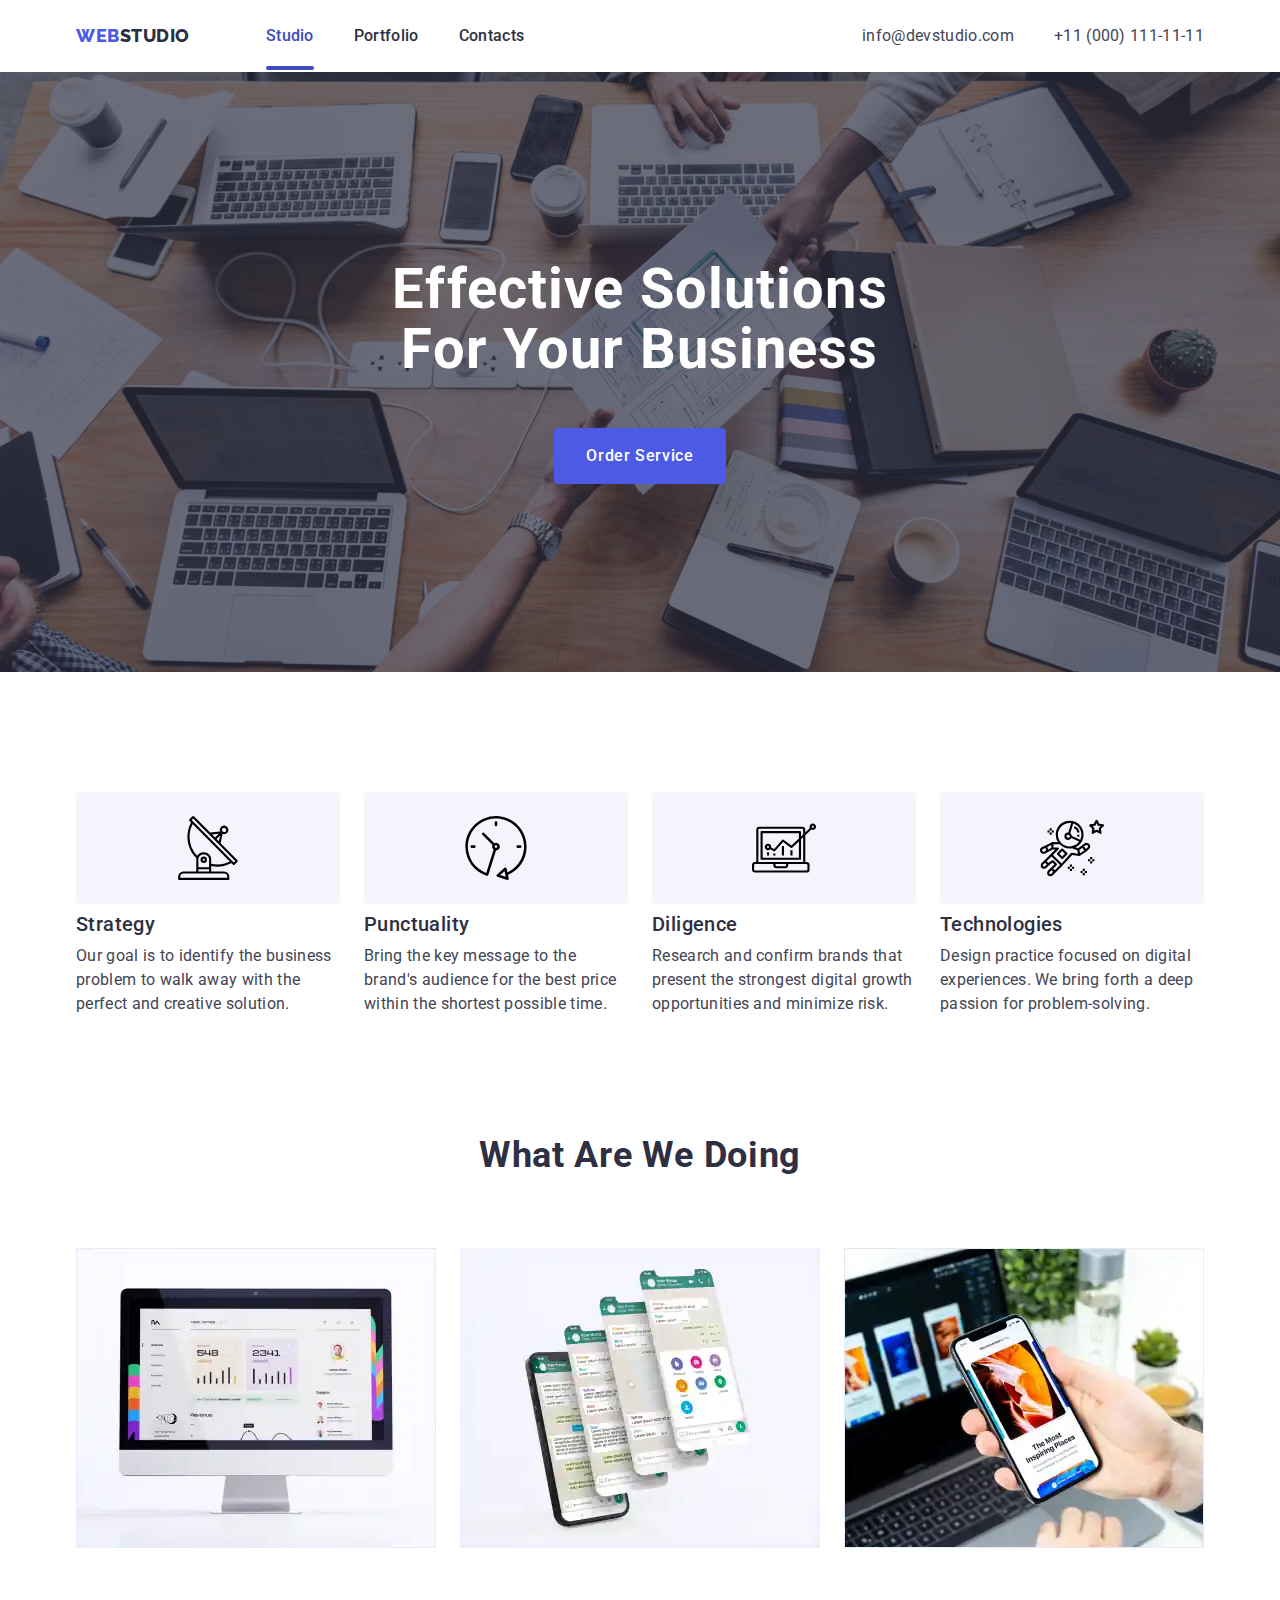
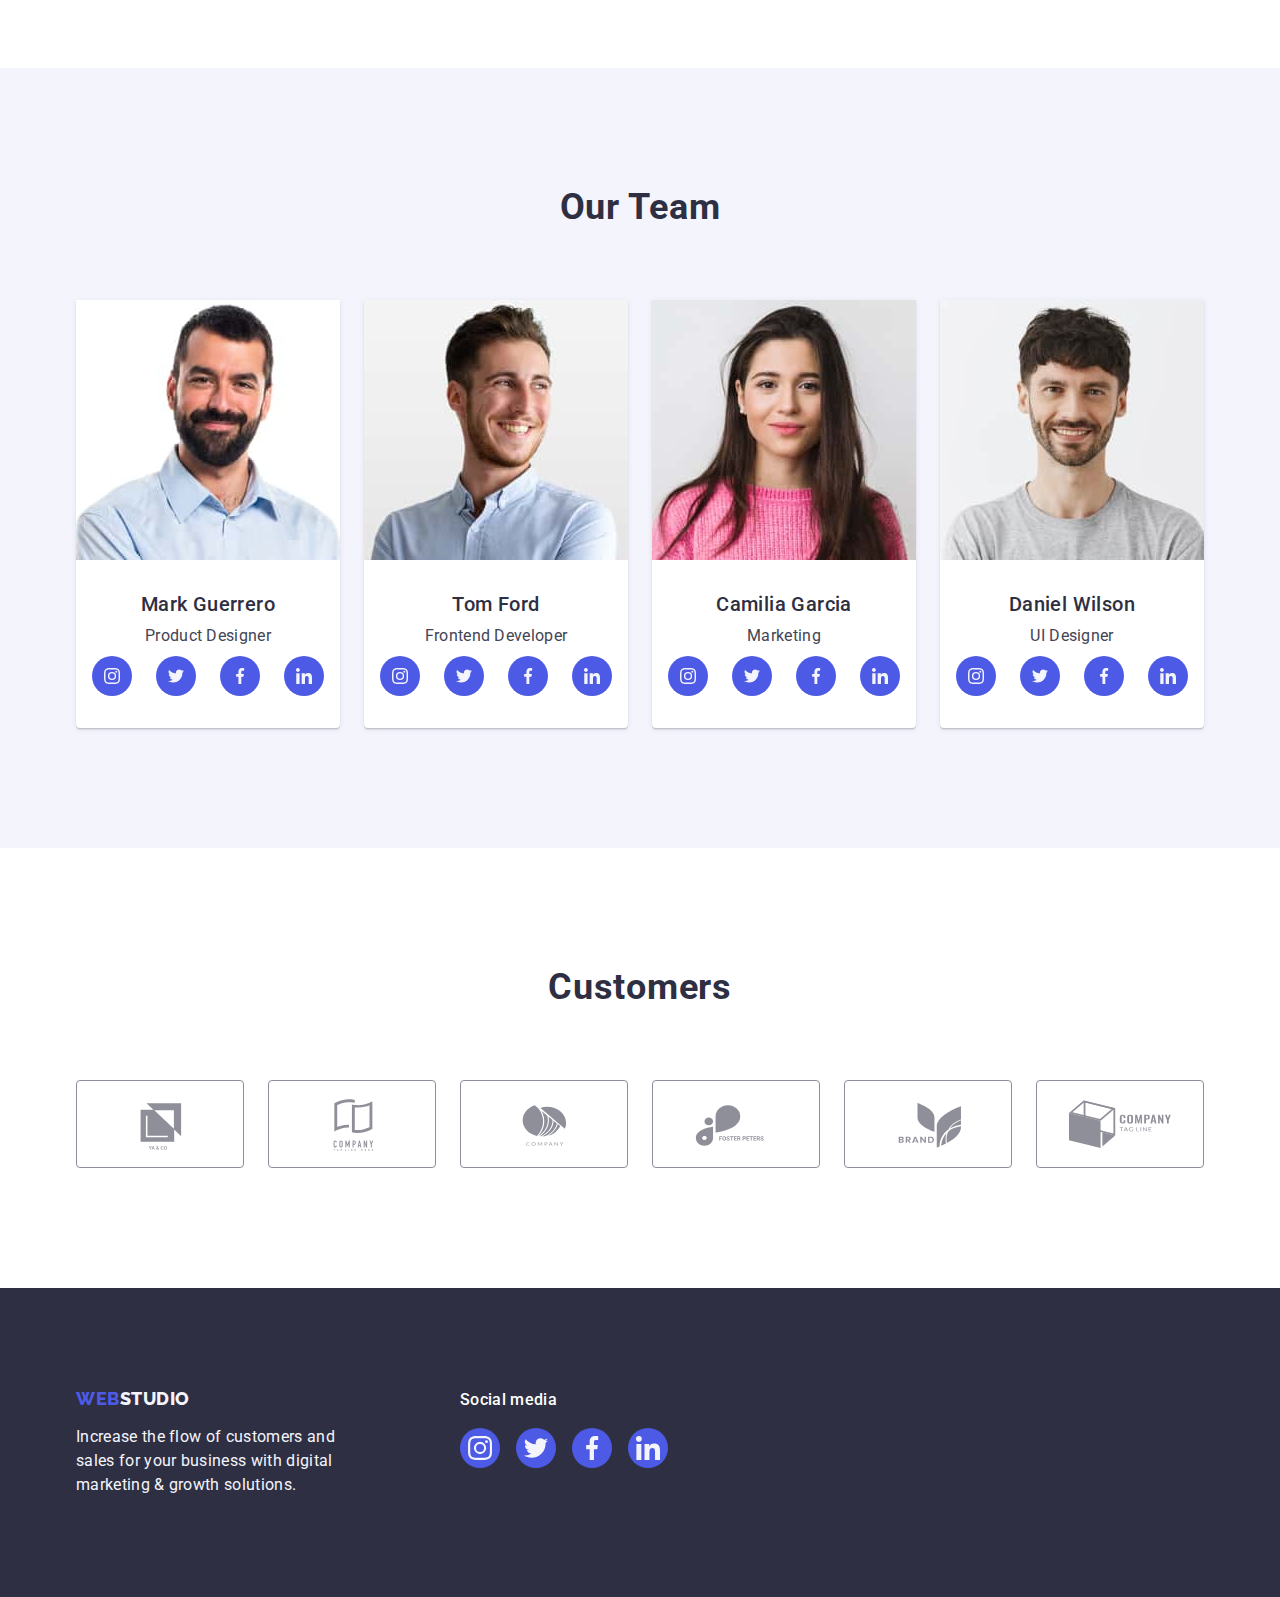
<file: index.html>
<!DOCTYPE html>
<html lang="en">
  <head>
    <meta charset="UTF-8" />
    <meta http-equiv="X-UA-Compatible" content="IE=edge" />
    <meta name="viewport" content="width=device-width, initial-scale=1.0" />
    <title>Webstudio</title>
    <link rel="preconnect" href="https://fonts.googleapis.com" />
    <link rel="preconnect" href="https://fonts.gstatic.com" crossorigin />
    <link
      href="https://fonts.googleapis.com/css2?family=Raleway:wght@800&family=Roboto:wght@400;500;700;900&display=swap"
      rel="stylesheet"
    />
    <link
      rel="stylesheet"
      href="https://cdn.jsdelivr.net/npm/modern-normalize@2.0.0/modern-normalize.min.css"
    />
    <link rel="stylesheet" href="./css/styles.css" />
  </head>
  <body>
    <header class="main-header">
      <div class="container header-container">
        <nav class="main-navigation">
          <a href="./index.html" class="logo link"
            >Web<span class="logo-black">Studio</span></a
          >
          <ul class="list nav-list">
            <li>
              <a class="nav-item link p-style current-page" href="./index.html"
                >Studio</a
              >
            </li>
            <li>
              <a class="nav-item link p-style" href="./portfolio.html"
                >Portfolio</a
              >
            </li>
            <li><a class="nav-item link p-style" href="">Contacts</a></li>
          </ul>
        </nav>
        <address class="nav-address">
          <ul class="list p-style address-list">
            <li>
              <a class="link address-item" href="mailto:info@devstudio.com"
                >info@devstudio.com</a
              >
            </li>
            <li>
              <a class="link address-item" href="tel:+110001111111"
                >+11 (000) 111-11-11</a
              >
            </li>
          </ul>
        </address>
      </div>
    </header>

    <main>
      <section class="header-main hero">
        <div class="container">
          <h1 class="main-title">Effective Solutions for Your Business</h1>
          <button class="main-btn" type="button" data-modal-open>
            Order Service
          </button>
        </div>
      </section>
      <section class="main-description">
        <div class="container">
          <h2 class="visually-hidden">Features</h2>
          <ul class="cards-main list">
            <li class="card-main">
              <div class="main-icon">
                <svg width="64" height="64">
                  <use href="./images/icons.svg#antenna"></use>
                </svg>
              </div>
              <h3 class="card-main-title">Strategy</h3>
              <p class="p-style card-main-description">
                Our goal is to identify the business problem to walk away with
                the perfect and creative solution.
              </p>
            </li>
            <li class="card-main">
              <div class="main-icon">
                <svg width="64" height="64">
                  <use href="./images/icons.svg#clock"></use>
                </svg>
              </div>
              <h3 class="card-main-title">Punctuality</h3>
              <p class="p-style card-main-description">
                Bring the key message to the brand's audience for the best price
                within the shortest possible time.
              </p>
            </li>
            <li class="card-main">
              <div class="main-icon">
                <svg width="64" height="64">
                  <use href="./images/icons.svg#diagram"></use>
                </svg>
              </div>
              <h3 class="card-main-title">Diligence</h3>
              <p class="p-style card-main-description">
                Research and confirm brands that present the strongest digital
                growth opportunities and minimize risk.
              </p>
            </li>
            <li class="card-main">
              <div class="main-icon">
                <svg width="64" height="64">
                  <use href="./images/icons.svg#astronaut"></use>
                </svg>
              </div>
              <h3 class="card-main-title">Technologies</h3>
              <p class="p-style card-main-description">
                Design practice focused on digital experiences. We bring forth a
                deep passion for problem-solving.
              </p>
            </li>
          </ul>
        </div>
      </section>
      <section class="main-work">
        <div class="container">
          <h2 class="title-main">What are we doing</h2>
          <ul class="doing-images list">
            <li class="doing-image">
              <img src="./images/img1.jpg" alt="desktop" width="360" />
            </li>
            <li class="doing-image">
              <img src="./images/img2.jpg" alt="phone" width="360" />
            </li>
            <li class="doing-image">
              <img
                src="./images/img3.jpg"
                alt="phone connected with desktop"
                width="360"
              />
            </li>
          </ul>
        </div>
      </section>
      <section class="main-team">
        <div class="container">
          <h2 class="title-main">Our Team</h2>
          <ul class="list person-cards">
            <li class="person-card">
              <img src="./images/person1.jpg" alt="Mark Guerrero" width="264" />
              <div class="person-container">
                <h3 class="person-title card-title">Mark Guerrero</h3>
                <p class="p-style">Product Designer</p>
                <ul class="list icons-list">
                  <li class="person-icon-li">
                    <a class="link person-icon" href="#">
                      <svg width="16" height="16" class="person-icon-svg">
                        <use href="./images/icons.svg#instagram"></use>
                      </svg>
                    </a>
                  </li>
                  <li class="person-icon-li">
                    <a class="link person-icon" href="#">
                      <svg width="16" height="16" class="person-icon-svg">
                        <use href="./images/icons.svg#twitter"></use>
                      </svg>
                    </a>
                  </li>
                  <li class="person-icon-li">
                    <a class="link person-icon" href="#">
                      <svg width="16" height="16" class="person-icon-svg">
                        <use href="./images/icons.svg#facebook"></use>
                      </svg>
                    </a>
                  </li>
                  <li class="person-icon-li">
                    <a class="link person-icon" href="#">
                      <svg width="16" height="16" class="person-icon-svg">
                        <use href="./images/icons.svg#linkedin"></use>
                      </svg>
                    </a>
                  </li>
                </ul>
              </div>
            </li>
            <li class="person-card">
              <img src="./images/person2.jpg" alt="Tom Ford" width="264" />
              <div class="person-container">
                <h3 class="person-title card-title">Tom Ford</h3>
                <p class="p-style">Frontend Developer</p>
                <ul class="list icons-list">
                  <li class="person-icon-li">
                    <a class="link person-icon" href="#">
                      <svg width="16" height="16" class="person-icon-svg">
                        <use href="./images/icons.svg#instagram"></use>
                      </svg>
                    </a>
                  </li>
                  <li class="person-icon-li">
                    <a class="link person-icon" href="#">
                      <svg width="16" height="16" class="person-icon-svg">
                        <use href="./images/icons.svg#twitter"></use>
                      </svg>
                    </a>
                  </li>
                  <li class="person-icon-li">
                    <a class="link person-icon" href="#">
                      <svg width="16" height="16" class="person-icon-svg">
                        <use href="./images/icons.svg#facebook"></use>
                      </svg>
                    </a>
                  </li>
                  <li class="person-icon-li">
                    <a class="link person-icon" href="#">
                      <svg width="16" height="16" class="person-icon-svg">
                        <use href="./images/icons.svg#linkedin"></use>
                      </svg>
                    </a>
                  </li>
                </ul>
              </div>
            </li>
            <li class="person-card">
              <img src="./images/person3.jpg" alt="Camila Garcia" width="264" />
              <div class="person-container">
                <h3 class="person-title card-title">Camilia Garcia</h3>
                <p class="p-style">Marketing</p>
                <ul class="list icons-list">
                  <li class="person-icon-li">
                    <a class="link person-icon" href="#">
                      <svg width="16" height="16" class="person-icon-svg">
                        <use href="./images/icons.svg#instagram"></use>
                      </svg>
                    </a>
                  </li>
                  <li class="person-icon-li">
                    <a class="link person-icon" href="#">
                      <svg width="16" height="16" class="person-icon-svg">
                        <use href="./images/icons.svg#twitter"></use>
                      </svg>
                    </a>
                  </li>
                  <li class="person-icon-li">
                    <a class="link person-icon" href="#">
                      <svg width="16" height="16" class="person-icon-svg">
                        <use href="./images/icons.svg#facebook"></use>
                      </svg>
                    </a>
                  </li>
                  <li class="person-icon-li">
                    <a class="link person-icon" href="#">
                      <svg width="16" height="16" class="person-icon-svg">
                        <use href="./images/icons.svg#linkedin"></use>
                      </svg>
                    </a>
                  </li>
                </ul>
              </div>
            </li>
            <li class="person-card">
              <img src="./images/person4.jpg" alt="Daniel Wilson" width="264" />
              <div class="person-container">
                <h3 class="person-title card-title">Daniel Wilson</h3>
                <p class="p-style">UI Designer</p>
                <ul class="list icons-list">
                  <li class="person-icon-li">
                    <a class="link person-icon" href="#">
                      <svg width="16" height="16" class="person-icon-svg">
                        <use href="./images/icons.svg#instagram"></use>
                      </svg>
                    </a>
                  </li>
                  <li class="person-icon-li">
                    <a class="link person-icon" href="#">
                      <svg width="16" height="16" class="person-icon-svg">
                        <use href="./images/icons.svg#twitter"></use>
                      </svg>
                    </a>
                  </li>
                  <li class="person-icon-li">
                    <a class="link person-icon" href="#">
                      <svg width="16" height="16" class="person-icon-svg">
                        <use href="./images/icons.svg#facebook"></use>
                      </svg>
                    </a>
                  </li>
                  <li class="person-icon-li">
                    <a class="link person-icon" href="#">
                      <svg width="16" height="16" class="person-icon-svg">
                        <use href="./images/icons.svg#linkedin"></use>
                      </svg>
                    </a>
                  </li>
                </ul>
              </div>
            </li>
          </ul>
        </div>
      </section>
      <section class="customers">
        <div class="container">
          <h2 class="title-main">Customers</h2>
          <ul class="list customers-list">
            <li class="customers-container">
              <a class="link customers-icon-link" href="#">
                <svg class="customers-svg" width="104" height="56">
                  <use href="./images/icons.svg#logo1"></use>
                </svg>
              </a>
            </li>
            <li class="customers-container">
              <a class="link customers-icon-link" href="#">
                <svg class="customers-svg" width="104" height="56">
                  <use href="./images/icons.svg#logo2"></use>
                </svg>
              </a>
            </li>
            <li class="customers-container">
              <a class="link customers-icon-link" href="#">
                <svg class="customers-svg" width="104" height="56">
                  <use href="./images/icons.svg#logo3"></use>
                </svg>
              </a>
            </li>
            <li class="customers-container">
              <a class="link customers-icon-link" href="#">
                <svg class="customers-svg" width="104" height="56">
                  <use href="./images/icons.svg#logo4"></use>
                </svg>
              </a>
            </li>
            <li class="customers-container">
              <a class="link customers-icon-link" href="#">
                <svg class="customers-svg" width="104" height="56">
                  <use href="./images/icons.svg#logo5"></use>
                </svg>
              </a>
            </li>
            <li class="customers-container">
              <a class="link customers-icon-link" href="#">
                <svg class="customers-svg" width="104" height="56">
                  <use href="./images/icons.svg#logo6"></use>
                </svg>
              </a>
            </li>
          </ul>
        </div>
      </section>
    </main>

    <footer class="footer">
      <div class="container">
        <div class="footer-logo-container">
          <a href="./index.html" class="footer-link logo"
            >Web<span class="logo-white">Studio</span></a
          >
          <p class="footer-description p-style">
            Increase the flow of customers and sales for your business with
            digital marketing & growth solutions.
          </p>
        </div>
        <div class="footer-social-media-container">
          <p class="p-style">Social media</p>
          <ul class="list social-media-list">
            <li class="social-media-item">
              <a class="social-media-icon-link" href="#">
                <svg class="social-media-icon-svg" width="24" height="24">
                  <use href="./images/icons.svg#instagram"></use>
                </svg>
              </a>
            </li>
            <li class="social-media-item">
              <a class="social-media-icon-link" href="#">
                <svg class="social-media-icon-svg" width="24" height="24">
                  <use href="./images/icons.svg#twitter"></use>
                </svg>
              </a>
            </li>
            <li class="social-media-item">
              <a class="social-media-icon-link" href="#">
                <svg class="social-media-icon-svg" width="24" height="24">
                  <use href="./images/icons.svg#facebook"></use>
                </svg>
              </a>
            </li>
            <li class="social-media-item">
              <a class="social-media-icon-link" href="#">
                <svg class="social-media-icon-svg" width="24" height="24">
                  <use href="./images/icons.svg#linkedin"></use>
                </svg>
              </a>
            </li>
          </ul>
        </div>
      </div>
    </footer>
    <div class="backdrop is-hidden" data-modal>
      <div class="modal">
        <button class="modal-escape" type="button" data-modal-close>
          <svg class="close-modal-icon" width="8" height="8">
            <use href="./images/icons.svg#close-modal"></use>
          </svg>
        </button>
      </div>
    </div>
    <script src="./modal.js"></script>
  </body>
</html>
</file>
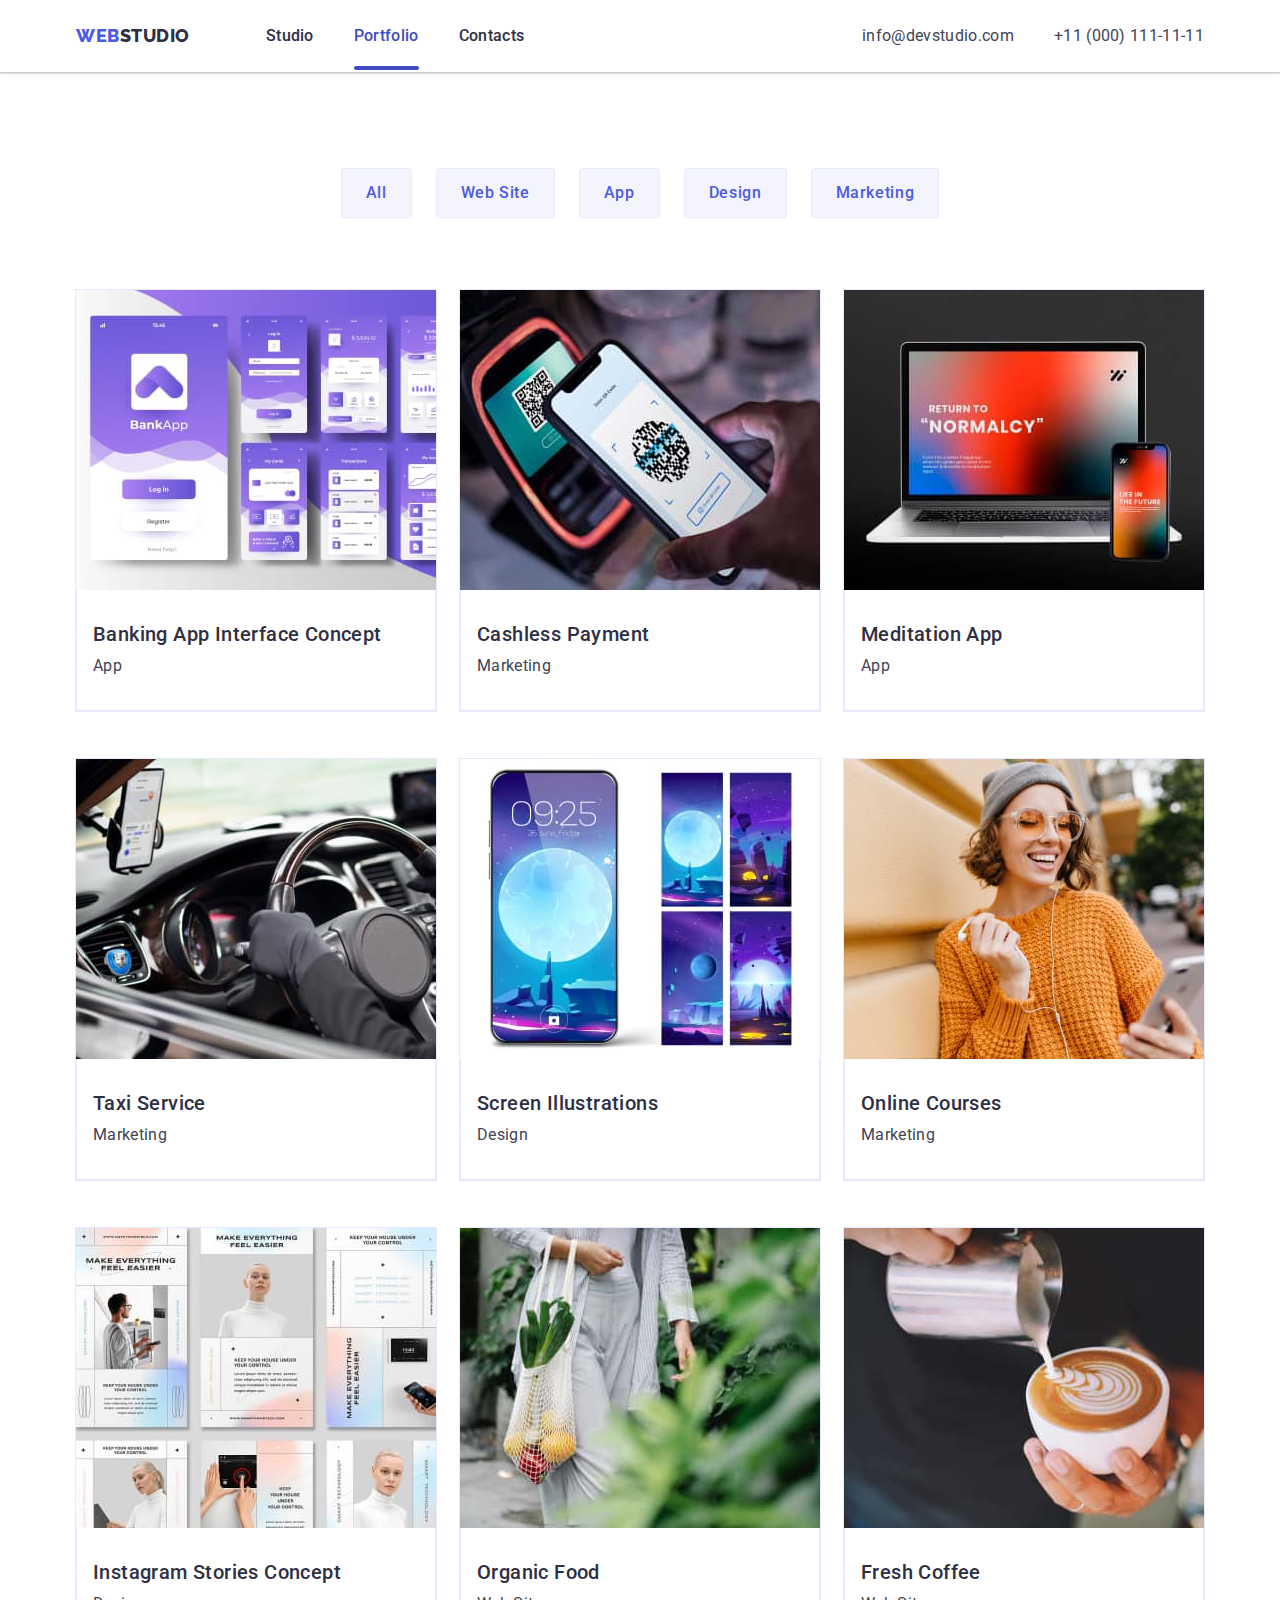
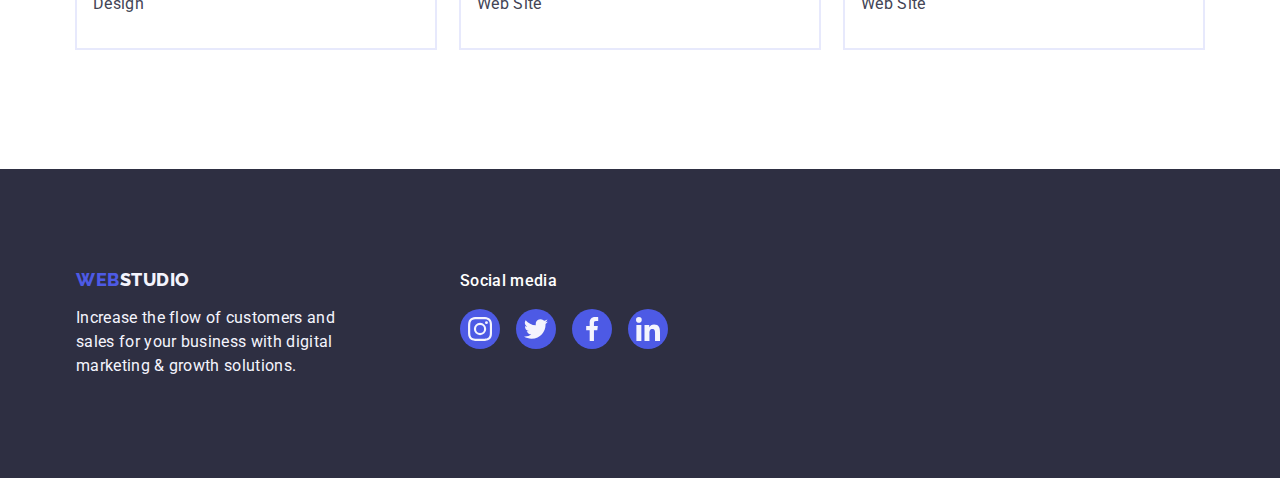
<file: portfolio.html>
<!DOCTYPE html>
<html lang="en">
  <head>
    <meta charset="UTF-8" />
    <meta http-equiv="X-UA-Compatible" content="IE=edge" />
    <meta name="viewport" content="width=device-width, initial-scale=1.0" />
    <title>Portfolio</title>
    <link rel="preconnect" href="https://fonts.googleapis.com" />
    <link rel="preconnect" href="https://fonts.gstatic.com" crossorigin />
    <link
      href="https://fonts.googleapis.com/css2?family=Raleway:wght@800&family=Roboto:wght@400;500;700;900&display=swap"
      rel="stylesheet"
    />
    <link
      rel="stylesheet"
      href="https://cdn.jsdelivr.net/npm/modern-normalize@2.0.0/modern-normalize.min.css"
    />
    <link rel="stylesheet" href="./css/styles.css" />
  </head>
  <body>
    <header class="main-header">
      <div class="container header-container">
        <nav class="main-navigation">
          <a href="./index.html" class="logo link"
            >Web<span class="logo-black">Studio</span></a
          >
          <ul class="list nav-list">
            <li>
              <a class="nav-item link p-style" href="./index.html">Studio</a>
            </li>
            <li>
              <a
                class="nav-item link p-style current-page"
                href="./portfolio.html"
                >Portfolio</a
              >
            </li>
            <li><a class="nav-item link p-style" href="">Contacts</a></li>
          </ul>
        </nav>
        <address class="nav-address">
          <ul class="list p-style address-list">
            <li>
              <a class="link address-item" href="mailto:info@devstudio.com"
                >info@devstudio.com</a
              >
            </li>
            <li>
              <a class="link address-item" href="tel:+110001111111"
                >+11 (000) 111-11-11</a
              >
            </li>
          </ul>
        </address>
      </div>
    </header>

    <main>
      <section class="filter">
        <div class="container filter-container">
          <h1 class="meta-title visually-hidden">Portfolio</h1>
          <ul class="list filter-list">
            <li>
              <button class="portfolio-btn" type="button">All</button>
            </li>
            <li>
              <button class="portfolio-btn" type="button">Web Site</button>
            </li>
            <li><button class="portfolio-btn" type="button">App</button></li>
            <li><button class="portfolio-btn" type="button">Design</button></li>
            <li>
              <button class="portfolio-btn" type="button">Marketing</button>
            </li>
          </ul>
          <ul class="list cards">
            <li class="card portfolio-card">
              <a class="link p-style" href="#">
                <div class="portfolio-wrapper">
                  <img
                    class="card-img"
                    src="./images/product1.jpg"
                    alt="Bank App"
                    width="360"
                  />
                  <p class="p-style portfolio-overlay">
                    14 Stylish and User-Friendly App Design Concepts · Task
                    Manager App · Calorie Tracker App · Exotic Fruit Ecommerce
                    App · Cloud Storage App
                  </p>
                </div>
                <div class="portfolio-container">
                  <h2 class="card-title">Banking App Interface Concept</h2>
                  <p class="card-filter">App</p>
                </div>
              </a>
            </li>
            <li class="card portfolio-card">
              <a class="link p-style" href="#">
                <div class="portfolio-wrapper">
                  <img
                    class="card-img"
                    src="./images/product2.jpg"
                    alt="Bank App"
                    width="360"
                  />
                  <p class="p-style portfolio-overlay">
                    14 Stylish and User-Friendly App Design Concepts · Task
                    Manager App · Calorie Tracker App · Exotic Fruit Ecommerce
                    App · Cloud Storage App
                  </p>
                </div>
                <div class="portfolio-container">
                  <h2 class="card-title">Cashless Payment</h2>
                  <p class="card-filter">Marketing</p>
                </div>
              </a>
            </li>
            <li class="card portfolio-card">
              <a class="link p-style" href="#">
                <div class="portfolio-wrapper">
                  <img
                    class="card-img"
                    src="./images/product3.jpg"
                    alt="Bank App"
                    width="360"
                  />
                  <p class="p-style portfolio-overlay">
                    14 Stylish and User-Friendly App Design Concepts · Task
                    Manager App · Calorie Tracker App · Exotic Fruit Ecommerce
                    App · Cloud Storage App
                  </p>
                </div>
                <div class="portfolio-container">
                  <h2 class="card-title">Meditation App</h2>
                  <p class="card-filter">App</p>
                </div>
              </a>
            </li>
            <li class="card portfolio-card">
              <a class="link p-style" href="#">
                <div class="portfolio-wrapper">
                  <img
                    class="card-img"
                    src="./images/product4.jpg"
                    alt="Bank App"
                    width="360"
                  />
                  <p class="p-style portfolio-overlay">
                    14 Stylish and User-Friendly App Design Concepts · Task
                    Manager App · Calorie Tracker App · Exotic Fruit Ecommerce
                    App · Cloud Storage App
                  </p>
                </div>
                <div class="portfolio-container">
                  <h2 class="card-title">Taxi Service</h2>
                  <p class="card-filter">Marketing</p>
                </div>
              </a>
            </li>
            <li class="card portfolio-card">
              <a class="link p-style" href="#">
                <div class="portfolio-wrapper">
                  <img
                    class="card-img"
                    src="./images/product5.jpg"
                    alt="Bank App"
                    width="360"
                  />
                  <p class="p-style portfolio-overlay">
                    14 Stylish and User-Friendly App Design Concepts · Task
                    Manager App · Calorie Tracker App · Exotic Fruit Ecommerce
                    App · Cloud Storage App
                  </p>
                </div>
                <div class="portfolio-container">
                  <h2 class="card-title">Screen Illustrations</h2>
                  <p class="card-filter">Design</p>
                </div>
              </a>
            </li>
            <li class="card portfolio-card">
              <a class="link p-style" href="#">
                <div class="portfolio-wrapper">
                  <img
                    class="card-img"
                    src="./images/product6.jpg"
                    alt="Bank App"
                    width="360"
                  />
                  <p class="p-style portfolio-overlay">
                    14 Stylish and User-Friendly App Design Concepts · Task
                    Manager App · Calorie Tracker App · Exotic Fruit Ecommerce
                    App · Cloud Storage App
                  </p>
                </div>
                <div class="portfolio-container">
                  <h2 class="card-title">Online Courses</h2>
                  <p class="card-filter">Marketing</p>
                </div>
              </a>
            </li>
            <li class="card portfolio-card">
              <a class="link p-style" href="#">
                <div class="portfolio-wrapper">
                  <img
                    class="card-img"
                    src="./images/product7.jpg"
                    alt="Bank App"
                    width="360"
                  />
                  <p class="p-style portfolio-overlay">
                    14 Stylish and User-Friendly App Design Concepts · Task
                    Manager App · Calorie Tracker App · Exotic Fruit Ecommerce
                    App · Cloud Storage App
                  </p>
                </div>
                <div class="portfolio-container">
                  <h2 class="card-title">Instagram Stories Concept</h2>
                  <p class="card-filter">Design</p>
                </div>
              </a>
            </li>
            <li class="card portfolio-card">
              <a class="link p-style" href="#">
                <div class="portfolio-wrapper">
                  <img
                    class="card-img"
                    src="./images/product8.jpg"
                    alt="Bank App"
                    width="360"
                  />
                  <p class="p-style portfolio-overlay">
                    14 Stylish and User-Friendly App Design Concepts · Task
                    Manager App · Calorie Tracker App · Exotic Fruit Ecommerce
                    App · Cloud Storage App
                  </p>
                </div>
                <div class="portfolio-container">
                  <h2 class="card-title">Organic Food</h2>
                  <p class="card-filter">Web Site</p>
                </div>
              </a>
            </li>
            <li class="card portfolio-card">
              <a class="link p-style" href="#">
                <div class="portfolio-wrapper">
                  <img
                    class="card-img"
                    src="./images/product9.jpg"
                    alt="Bank App"
                    width="360"
                  />
                  <p class="p-style portfolio-overlay">
                    14 Stylish and User-Friendly App Design Concepts · Task
                    Manager App · Calorie Tracker App · Exotic Fruit Ecommerce
                    App · Cloud Storage App
                  </p>
                </div>
                <div class="portfolio-container">
                  <h2 class="card-title">Fresh Coffee</h2>
                  <p class="card-filter">Web Site</p>
                </div>
              </a>
            </li>
          </ul>
        </div>
      </section>
    </main>

    <footer class="footer">
      <div class="container">
        <div class="footer-logo-container">
          <a href="./index.html" class="footer-link logo"
            >Web<span class="logo-white">Studio</span></a
          >
          <p class="footer-description p-style">
            Increase the flow of customers and sales for your business with
            digital marketing & growth solutions.
          </p>
        </div>
        <div class="footer-social-media-container">
          <p class="p-style">Social media</p>
          <ul class="list social-media-list">
            <li class="social-media-item">
              <a class="social-media-icon-link" href="#">
                <svg class="social-media-icon-svg" width="24" height="24">
                  <use href="./images/icons.svg#instagram"></use>
                </svg>
              </a>
            </li>
            <li class="social-media-item">
              <a class="social-media-icon-link" href="#">
                <svg class="social-media-icon-svg" width="24" height="24">
                  <use href="./images/icons.svg#twitter"></use>
                </svg>
              </a>
            </li>
            <li class="social-media-item">
              <a class="social-media-icon-link" href="#">
                <svg class="social-media-icon-svg" width="24" height="24">
                  <use href="./images/icons.svg#facebook"></use>
                </svg>
              </a>
            </li>
            <li class="social-media-item">
              <a class="social-media-icon-link" href="#">
                <svg class="social-media-icon-svg" width="24" height="24">
                  <use href="./images/icons.svg#linkedin"></use>
                </svg>
              </a>
            </li>
          </ul>
        </div>
      </div>
    </footer>
  </body>
</html>
</file>
<file: css/styles.css>
:root {
    --text-color: #434455;
    --text-bold-color: #2E2F42;
    --active-color: #404BBF;
    --banner-bg: #2E2F42;
    --banner-color: #FFF;
    --btn-bg: #4D5AE5;
    --btn-bg-passiv: #F4F4FD;
    --our-team-bg: #F4F4FD;
    --card-border: #E7E9FC;
    --btn-border-active: transparent;
    --border-customers: #8E8F99;
    --icon-active: #31d0aa;
}

.visually-hidden {
    position: absolute;
    width: 1px;
    height: 1px;
    margin: -1px;
    border: 0;
    padding: 0;

    white-space: nowrap;
    clip-path: inset(100%);
    clip: rect(0 0 0 0);
    overflow: hidden;
}

body{
    margin: 0;
    font-family: 'Roboto', sans-serif;
    color: var(--text-color);
    font-size: 16px;
    background-color: var(--banner-color);
}

img{
    display: block;
}

h1, h2, h3, h4, h5, h6, p, ul{
    margin: 0;
}

ul{
    padding: 0;
}


.container{
    max-width: 1158px;
    margin: 0 auto;
    padding: 0 15px;
}

h1{
    font-weight: 700;
    font-size: 56px;
    line-height: 107%;
    text-align: center;
    letter-spacing: 0.02em;
    text-transform: capitalize;
}

.title-main{
    color: var(--text-bold-color);
    font-weight: 700;
    font-size: 36px;
    line-height: 1.11;
    text-align: center;
    letter-spacing: 0.02em;
    text-transform: capitalize;
    margin: 0 0 72px;
}

.main-btn {
    font-family: 'Roboto', sans-serif;
    font-weight: 500;
    font-size: 16px;
    line-height: 1.5;
    letter-spacing: 0.04em;
    box-sizing: border-box;
    padding: 16px 32px;
    border-radius: 4px;
    display: block;
    margin: 0 auto;
    min-width: 169px;
    transition: background-color 250ms cubic-bezier(0.4, 0, 0.2, 1);
}

.main-btn:hover, .main-btn:focus {
    background-color: var(--active-color);
    transition-duration: .25s;
    transition-timing-function: cubic-bezier(0.4, 0, 0.2, 1);
}

.link{
    text-decoration: none;
    color: var(--text-color);
}

.nav-item {
    font-weight: 500;
    color: var(--banner-bg);
    padding: 24px 0;
    position: relative;
    transition: color 250ms cubic-bezier(0.4, 0, 0.2, 1);
}

.address-item{
    transition: color 250ms cubic-bezier(0.4, 0, 0.2, 1);
}

.nav-item:hover,
.nav-item:focus,
.address-item:focus,
.address-item:hover{
    color: var(--active-color);
}

.current-page{
    color: var(--active-color);
}

.nav-item.current-page::after{
    content: "";
    width: 100%;
    height: 4px;
    border-radius: 2px;
    background-color: var(--active-color);
    position: absolute;
    bottom: -1px;
    left: 0;
}

.logo {
    color: var(--btn-bg);
    font-family: 'Raleway', sans-serif;
    text-transform: uppercase;
    font-weight: 800;
    font-size: 18px;
    letter-spacing: 0.03em;
    line-height: 1.17;
    margin-right: 76px;
}

.logo-black{
    color: var(--text-bold-color);
}

button{
    cursor: pointer;
    font-family: 'Roboto', sans-serif;
}

.list{
    list-style: none;
}

.filter{
    box-sizing: border-box;
    padding: 96px 0 120px;
}

.filter-list {
    display: flex;
    justify-content: center;
    gap: 24px;
    margin-bottom: 72px;
}

.portfolio-btn{
    color: var(--btn-bg);
    background-color: var(--btn-bg-passiv);
    font-size: 16px;
    font-weight: 500;
    line-height: 1.5;
    letter-spacing: 0.04em;
    box-sizing: border-box;
    border: 1px solid var(--card-border);
    border-radius: 4px;
    padding: 12px 24px;

    transition: color 250ms cubic-bezier(0.4, 0, 0.2, 1),
            background-color 250ms cubic-bezier(0.4, 0, 0.2, 1),
            border-color 250ms cubic-bezier(0.4, 0, 0.2, 1),
            box-shadow 250ms cubic-bezier(0.4, 0, 0.2, 1);
}

.portfolio-btn:hover,
.portfolio-btn:focus {
    border: 1px solid transparent;
    color: var(--banner-color);
    background-color: var(--active-color);
    box-shadow: 0px 3px 1px rgba(0, 0, 0, 0.1), 0px 2px 1px rgba(0, 0, 0, 0.08), 0px 2px 2px rgba(0, 0, 0, 0.12);
}

.card-title{
    font-size: 20px;            
    font-weight: 500;
    line-height: 1.2;
    letter-spacing: 0.02em;
    color: var(--banner-bg);
}

.header-main{
    background-color: var(--banner-bg);
}

.hero{
    background-image: linear-gradient( rgba(46, 47, 66, 0.7),rgba(46, 47, 66, 0.7)), url(../images/main-bg.jpg);
    background-size: cover;
    background-position: center;
    background-repeat: no-repeat;
    max-width: 1440px;
}

.header-main button{
    color: var(--banner-color);
    background-color: var(--btn-bg);
    border: none;
}

.header-main h1{
    color: var(--banner-color);
    margin-bottom: 48px;
}

footer{
    background-color: var(--banner-bg);
    padding: 100px 0;

}

footer .container{
    color: var(--banner-color);
    display: flex;
    align-items: baseline;
}

.footer-link{
    display: inline-block;
    margin-bottom: 16px;
    text-decoration: none;
}

.logo-white {
    color: var(--our-team-bg);
    display: inline-block;
}

.main-team {
    background-color: var(--our-team-bg);
    box-sizing: border-box;
    padding: 120px 0;
}

.person-card {
    background-color: var(--banner-color);

}

.nav-address {
    font-style: normal;
}

.main-work{
    padding-bottom: 120px;
}

.main-work-title, .main-team-title {
    color: var(--banner-bg);
}

.footer-description {
    color: var(--our-team-bg);
    max-width: 264px;
    padding: 0;
    margin: 0;
}

.p-style{
    line-height: 1.5;
    letter-spacing: 0.02em;
}

nav{
    display: flex;
    align-items: center;
}

.header-container{
    display: flex;
    justify-content: space-between;
    box-sizing: border-box;
}

.nav-list, .address-list{
    display: flex;
    justify-content: space-between;
    gap: 40px;
}

.cards{
    display: flex;
    flex-wrap: wrap;
    
}

.card{
    display: flex;
    flex-direction: column;
    margin-bottom: 48px;
    margin-right: 24px;
    outline: 1px solid var(--card-border);
}

.card:nth-child(3n){
    margin-right: 0px;
}

.card:nth-child(n+7){
    margin-bottom: 0;
}

.card-filter{
    margin: 0;
}

.portfolio-card:hover .card-filter, .portfolio-card:focus .card-filter{
    transform: translateY(0);
}

.header-main{
    display: flex;
    flex-direction: column;
    align-items: center;
    box-sizing: border-box;
    height: 600px;
    padding: 188px 0;
}

.main-title{
    max-width: 496px;
}

.cards-main{
    display: flex;
    justify-content: space-between;
    gap: 24px;
}

.card-main{
    display: flex;
    flex-direction: column;
    width: calc((100% - 72px) / 4);
}

.card-main-title{
    font-size: 20px;
    font-weight: 500;        
    line-height: 1.2;
    letter-spacing: 0.02em;
    color: var(--banner-bg);
    margin: 0 0 8px;
}

.main-description{
    padding: 120px 0;
}

.card-main-description{
   margin: 0;
}

.doing-images{
    display: flex;
    gap: 24px;
    justify-content: space-between;
}

.doing-image{
    width: calc((100% - 48px) / 3);
}

.person-cards {
    display: flex;
    justify-content: space-between;
    gap: 24px;
    flex-wrap: wrap;
}

.person-card{
    display: flex;
    flex-direction: column;
    width: calc((100% - 72px) / 4);
    border-radius: 0 0 4px 4px;
    box-shadow: 0px 1px 6px rgba(46, 47, 66, 0.08), 0px 1px 1px rgba(46, 47, 66, 0.16), 0px 2px 1px rgba(46, 47, 66, 0.08);
}

.person-container{
    padding: 32px 16px;
}

.person-title{
    text-align: center;
    margin-bottom: 8px;
}

.person-card p{
    text-align: center;
}

.main-header{
    padding: 24px;
    box-shadow: 0px 2px 1px rgba(46, 47, 66, 0.08), 0px 1px 1px rgba(46, 47, 66, 0.16), 0px 1px 6px rgba(46, 47, 66, 0.08);
}

.portfolio-card{
    width: calc((100% - 48px) / 3);
}

.portfolio-container{
    box-sizing: border-box;
    padding: 32px 16px;
    border: 1px solid var(--card-border);
    border-top: none;
    position: relative;
    z-index: 2;
}



.portfolio-container .card-title{
    margin-bottom: 8px;
}

.person-container p{
    margin-bottom: 8px;
}

.icons-list{
    display: flex;
    justify-content: center;
    gap: 24px;
}

.person-icon{
    display: flex;
    align-items: center;
    justify-content: center;
    width: 40px;
    height: 40px;
    background-color: var(--btn-bg);
    border-radius: 50%;
    padding: 12px;
    transition: background-color 250ms cubic-bezier(0.4, 0, 0.2, 1);

}

.person-icon:hover, .person-icon:focus{
    background-color: var(--active-color);
}

.person-icon-svg{
    fill: var(--btn-bg-passiv);
}

.main-icon {
    display: flex;
    justify-content: center;
    align-items: center;
    background-color: var(--btn-bg-passiv);
    padding: 24px;
    margin-bottom: 8px;
    border-radius: 4px;
}

.main-icon svg{
    display: block;
}

.customers{
    padding: 120px 0;
}

.customers-list {
    display: flex;
    gap: 24px;
}

.customers-container{
    width: calc((100% - 120px) / 6);
    height: 88px;
}

.footer-social-media-container{
    display: flex;
    flex-direction: column;
}

.footer-social-media-container p{
    margin-bottom: 16px;
}

.social-media-list{
    display: flex;
    gap: 16px;
    color: var(--banner-color);
}

.customers-icon-link{
    height: 88px;
    width: 100%;
    height: 100%;
    border: 1px solid var(--border-customers);
    border-radius: 4px;
    padding: 16px 32px;
    display: flex;
    align-items: center;
    justify-content: center;
    color: var(--border-customers);
    transition: border-color 250ms cubic-bezier(0.4, 0, 0.2, 1), color 250ms cubic-bezier(0.4, 0, 0.2, 1);;
}

.customers-icon-link:hover,
.customers-icon-link:focus {
    color: var(--active-color);
    border: 1px solid var(--active-color);
}

.customers-icon-link svg{
    width: 104px;
    height: 56px;
    fill: currentColor;
}

.footer-social-media-container p{
    font-weight: 500;
}

.social-media-item{
    width: 40px;
    height: 40px;
}

.social-media-icon-link{
    display: flex;
    align-items: center;
    justify-content: center;
    width: 100%;
    height: 100%;
    background-color: var(--btn-bg);
    border-radius: 50%;
    padding: 8px;
    transition: background-color 250ms cubic-bezier(0.4, 0, 0.2, 1);
}

.social-media-icon-link:hover,
.social-media-icon-link:focus{
    background-color: var(--icon-active);
}

.social-media-icon-svg{
    fill: var(--btn-bg-passiv);
}

.footer-logo-container{
    margin-right: 120px;
}

.portfolio-card a{
    transition: box-shadow 250ms cubic-bezier(0.4, 0, 0.2, 1);
}

.portfolio-card a:hover, .portfolio-card a:focus{
    box-shadow: 0px 1px 6px rgba(46, 47, 66, 0.08),
        0px 1px 1px rgba(46, 47, 66, 0.16),
        0px 2px 1px rgba(46, 47, 66, 0.08);

}

.portfolio-card a:hover .portfolio-overlay,
.portfolio-card a:focus .portfolio-overlay{
    transform: translateY(0%);
    opacity: 1;
}

.portfolio-wrapper{
    position: relative;
    overflow: hidden;
}

.portfolio-overlay{
    display: inline-block;
    padding: 40px 32px;
    color: var(--btn-bg-passiv);
    transform: translateY(100%);
    position: absolute;
    top: 0;
    width: 100%;
    height: 100%;
    background-color: var(--btn-bg);
    opacity: 0;
    transition: transform 250ms cubic-bezier(0.4, 0, 0.2, 1);
}

.portfolio-card:hover, .portfolio-card:focus{
    box-shadow: 0px 1px 6px rgba(46, 47, 66, 0.08), 0px 1px 1px rgba(46, 47, 66, 0.16), 0px 2px 1px rgba(46, 47, 66, 0.08);
}

.backdrop{
    position: fixed;
    top: 0;
    left: 0;
    width: 100%;
    height: 100%;
    background-color: #2E2F4266;
    transition: opacity 250ms cubic-bezier(0.4, 0, 0.2, 1), visibility 250ms cubic-bezier(0.4, 0, 0.2, 1);
}

.backdrop.is-hidden{
    opacity: 0;
    pointer-events: none;
    visibility: hidden;
}

.modal{
    width: 408px;
    min-height: 584px;
    background-color: #FCFCFC;
    box-shadow: 0px 1px 1px rgba(0, 0, 0, 0.14), 0px 1px 3px rgba(0, 0, 0, 0.12), 0px 2px 1px rgba(0, 0, 0, 0.2);
    border-radius: 4px;

    position: absolute;
    top: 50%;
    left: 50%;
    transform: translate(-50%, -50%);
    padding: 24px;

    transition: transform 250ms cubic-bezier(0.4, 0, 0.2, 1);
}

.modal-escape{
    border: 1px solid rgba(0, 0, 0, 0.1);
    border-radius: 50%;
    background-color: var(--card-border);
    width: 24px;
    height: 24px;
    padding: 0;

    display: flex;
    align-items: center;
    justify-content: center;


    position: absolute;
    right: 24px;
    top: 24px;

    transition: background-color 250ms cubic-bezier(0.4, 0, 0.2, 1), border 250ms cubic-bezier(0.4, 0, 0.2, 1);
}

.modal-escape:hover, .modal-escape:focus{
    background-color: var(--active-color);
    border: none;
}

.close-modal-icon{
    transition: fill 250ms cubic-bezier(0.4, 0, 0.2, 1);
}

.modal-escape:hover .close-modal-icon, .modal-escape:focus .close-modal-icon{
    fill: var(--banner-color);
}
</file>
